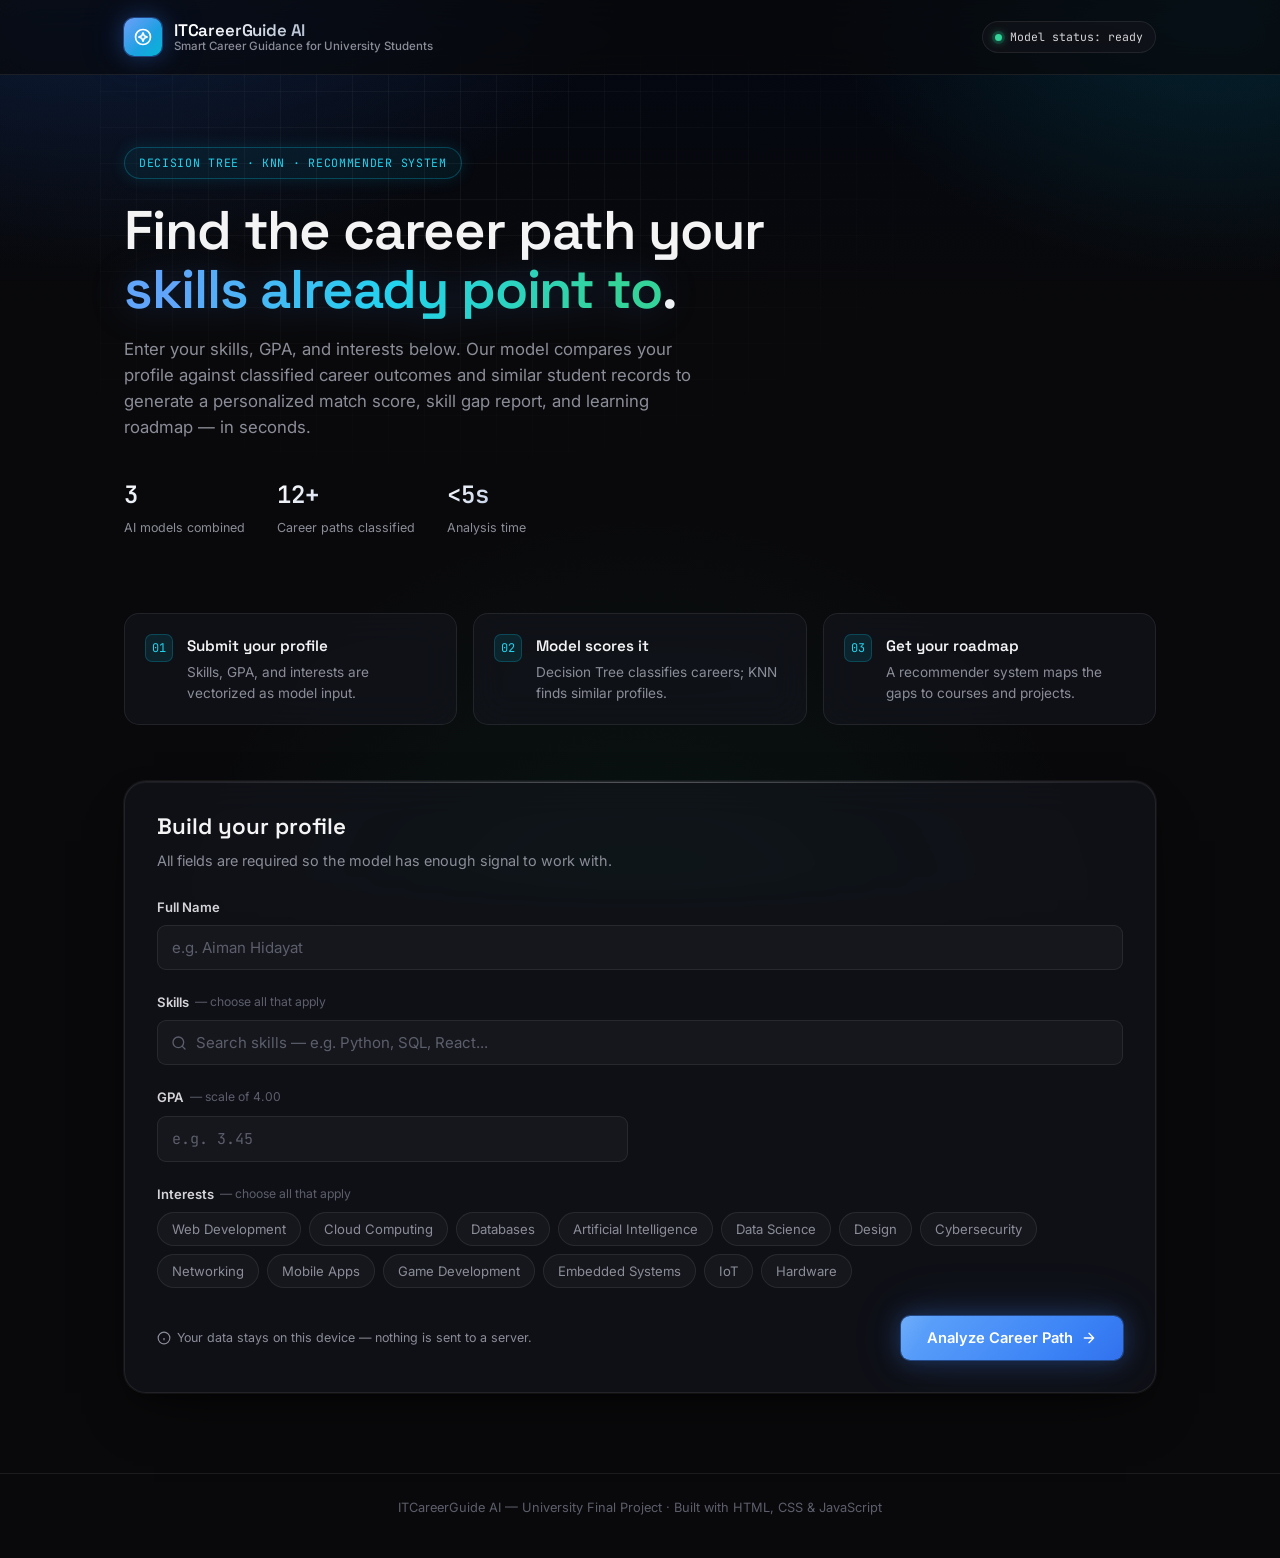
<file: index.html>
<!DOCTYPE html>
<html lang="en">
  <head>
    <meta charset="UTF-8" />
    <meta name="viewport" content="width=device-width, initial-scale=1.0" />
    <title>ITCareerGuide AI — Smart Career Guidance</title>

    <!-- Google Fonts: Space Grotesk (display), Inter (body), JetBrains Mono (data) -->
    <link rel="preconnect" href="https://fonts.googleapis.com" />
    <link
      href="https://fonts.googleapis.com/css2?family=Space+Grotesk:wght@500;600;700&family=Inter:wght@400;500;600&family=JetBrains+Mono:wght@500;600;700&display=swap"
      rel="stylesheet"
    />

    <link rel="stylesheet" href="style.css" />

    <!-- ============================================================
       ALGORITHM MODULES — load order matters!
       data.js must load first (other files use studentProfiles)
       ============================================================ -->
    <script src="data.js"></script>
    <script src="decisionTree.js"></script>
    <script src="knn.js"></script>
    <script src="recommender.js"></script>
  </head>
  <body>
    <!-- ============================================================
       NAVBAR
       ============================================================ -->
    <header class="navbar">
      <div class="navbar__inner">
        <div class="brand">
          <div class="brand__mark">
            <!-- compass / target icon representing career direction -->
            <svg
              viewBox="0 0 24 24"
              fill="none"
              stroke="white"
              stroke-width="2"
              stroke-linecap="round"
              stroke-linejoin="round"
            >
              <circle cx="12" cy="12" r="9"></circle>
              <path
                d="M12 7l1.5 3.5L17 12l-3.5 1.5L12 17l-1.5-3.5L7 12l3.5-1.5L12 7z"
              ></path>
            </svg>
          </div>
          <div class="brand__text">
            <span class="brand__title">ITCareerGuide AI</span>
            <span class="brand__subtitle"
              >Smart Career Guidance for University Students</span
            >
          </div>
        </div>
        <div class="nav__status">
          <span class="status-dot"></span>
          <span class="label-text">Model status: ready</span>
        </div>
      </div>
    </header>

    <main class="shell">
      <!-- ============================================================
         HERO SECTION
         ============================================================ -->
      <section class="hero">
        <span class="hero__eyebrow"
          >Decision Tree · KNN · Recommender System</span
        >
        <h1 class="hero__title">
          Find the career path your <em>skills already point to</em>.
        </h1>
        <p class="hero__lede">
          Enter your skills, GPA, and interests below. Our model compares your
          profile against classified career outcomes and similar student records
          to generate a personalized match score, skill gap report, and learning
          roadmap — in seconds.
        </p>

        <div class="hero__stats">
          <div class="hero__stat">
            <span class="hero__stat-value">3</span>
            <span class="hero__stat-label">AI models combined</span>
          </div>
          <div class="hero__stat">
            <span class="hero__stat-value">12+</span>
            <span class="hero__stat-label">Career paths classified</span>
          </div>
          <div class="hero__stat">
            <span class="hero__stat-value">&lt;5s</span>
            <span class="hero__stat-label">Analysis time</span>
          </div>
        </div>
      </section>

      <!-- ============================================================
         HOW IT WORKS — pipeline strip
         ============================================================ -->
      <section class="process">
        <div class="process__step">
          <div class="process__index">01</div>
          <div>
            <h3>Submit your profile</h3>
            <p>Skills, GPA, and interests are vectorized as model input.</p>
          </div>
        </div>
        <div class="process__step">
          <div class="process__index">02</div>
          <div>
            <h3>Model scores it</h3>
            <p>Decision Tree classifies careers; KNN finds similar profiles.</p>
          </div>
        </div>
        <div class="process__step">
          <div class="process__index">03</div>
          <div>
            <h3>Get your roadmap</h3>
            <p>A recommender system maps the gaps to courses and projects.</p>
          </div>
        </div>
      </section>

      <!-- ============================================================
         INPUT FORM CARD
         ============================================================ -->
      <section class="form-section">
        <div class="panel">
          <div class="panel__header">
            <h2>Build your profile</h2>
            <p>
              All fields are required so the model has enough signal to work
              with.
            </p>
          </div>

          <form id="careerForm" class="form" novalidate>
            <!-- Full Name -->
            <div class="field field--full" data-field="fullName">
              <label for="fullName">Full Name</label>
              <input
                type="text"
                id="fullName"
                name="fullName"
                placeholder="e.g. Aiman Hidayat"
                required
              />
              <span class="field__error">Please enter your full name.</span>
            </div>

            <!-- Skills -->
            <div class="field field--full field--skills combobox" data-field="skills">
              <label for="skillsInput">
                Skills
                <span class="hint" id="skillsCount">— choose all that apply</span>
              </label>

              <!-- Selected skills render here as removable chips -->
              <div class="combobox__chips" id="skillsChips"></div>

              <div class="combobox__input-wrap">
                <svg viewBox="0 0 24 24" fill="none" stroke="currentColor" stroke-width="2" stroke-linecap="round" stroke-linejoin="round"><circle cx="11" cy="11" r="8"></circle><path d="M21 21l-4.35-4.35"></path></svg>
                <input
                  type="text"
                  id="skillsInput"
                  placeholder="Search skills — e.g. Python, SQL, React..."
                  autocomplete="off"
                />
              </div>

              <!-- Dropdown list of checkable skill options, filtered as the user types -->
              <div class="combobox__panel" id="skillsPanel" role="listbox"></div>

              <!-- Hidden input so the selected skills are easy to read on submit -->
              <input type="hidden" id="skills" name="skills" />
              <span class="field__error">Please select at least one skill.</span>
            </div>

            <!-- GPA -->
            <div class="field field--gpa" data-field="gpa">
              <label for="gpa">
                GPA
                <span class="hint">— scale of 4.00</span>
              </label>
              <input
                type="number"
                id="gpa"
                name="gpa"
                placeholder="e.g. 3.45"
                min="0"
                max="4"
                step="0.01"
                required
              />
              <span class="field__error"
                >GPA must be a number between 0.00 and 4.00.</span
              >
            </div>

            <!-- Interests — multi-select pill grid, choose one or more -->
            <div class="field field--full field--interests" data-field="interests">
              <label for="interestTags">
                Interests
                <span class="hint" id="interestsCount">— choose all that apply</span>
              </label>

              <!-- Hidden input keeps the selected interests in the form data on submit -->
              <input type="hidden" id="interests" name="interests" />

              <div class="interest-tags" id="interestTags">
                <button type="button" class="tag-option" data-value="Web Development">Web Development</button>
                <button type="button" class="tag-option" data-value="Cloud Computing">Cloud Computing</button>
                <button type="button" class="tag-option" data-value="Databases">Databases</button>
                <button type="button" class="tag-option" data-value="Artificial Intelligence">Artificial Intelligence</button>
                <button type="button" class="tag-option" data-value="Data Science">Data Science</button>
                <button type="button" class="tag-option" data-value="Design">Design</button>
                <button type="button" class="tag-option" data-value="Cybersecurity">Cybersecurity</button>
                <button type="button" class="tag-option" data-value="Networking">Networking</button>
                <button type="button" class="tag-option" data-value="Mobile Apps">Mobile Apps</button>
                <button type="button" class="tag-option" data-value="Game Development">Game Development</button>
                <button type="button" class="tag-option" data-value="Embedded Systems">Embedded Systems</button>
                <button type="button" class="tag-option" data-value="IoT">IoT</button>
                <button type="button" class="tag-option" data-value="Hardware">Hardware</button>
              </div>
              <span class="field__error">Please select at least one interest.</span>
            </div>

            <div class="form__footer">
              <span class="form__note">
                <svg
                  width="14"
                  height="14"
                  viewBox="0 0 24 24"
                  fill="none"
                  stroke="currentColor"
                  stroke-width="2"
                >
                  <circle cx="12" cy="12" r="10"></circle>
                  <path d="M12 16v-4M12 8h.01"></path>
                </svg>
                Your data stays on this device — nothing is sent to a server.
              </span>
              <button type="submit" class="btn btn--primary">
                Analyze Career Path
                <svg
                  viewBox="0 0 24 24"
                  fill="none"
                  stroke="currentColor"
                  stroke-width="2"
                  stroke-linecap="round"
                  stroke-linejoin="round"
                >
                  <path d="M5 12h14M12 5l7 7-7 7"></path>
                </svg>
              </button>
            </div>
          </form>
        </div>
      </section>
    </main>

    <footer class="site-footer">
      ITCareerGuide AI — University Final Project · Built with HTML, CSS &amp;
      JavaScript
    </footer>

    <script>
      /* ============================================================
       INPUT PAGE LOGIC
       - Validates the form (required fields, GPA range)
       - Syncs quick-select tags with the interest dropdown
       - Stores the profile in localStorage and redirects to results.html
       ============================================================ */

      const form = document.getElementById("careerForm");
      const tagButtons = document.querySelectorAll(".tag-option");
      const interestsHidden = document.getElementById("interests");
      const interestsCountEl = document.getElementById("interestsCount");

      // Tracks every interest the student has toggled on (multi-select)
      const selectedInterests = new Set();

      function syncInterestsHidden() {
        interestsHidden.value = JSON.stringify(Array.from(selectedInterests));
        interestsCountEl.textContent =
          selectedInterests.size > 0
            ? `— ${selectedInterests.size} selected`
            : "— choose all that apply";
        interestsCountEl.classList.toggle("count", selectedInterests.size > 0);
      }

      // Clicking an interest pill toggles it on/off — multiple may be selected
      tagButtons.forEach((btn) => {
        btn.addEventListener("click", () => {
          const value = btn.dataset.value;
          if (selectedInterests.has(value)) {
            selectedInterests.delete(value);
            btn.classList.remove("selected");
          } else {
            selectedInterests.add(value);
            btn.classList.add("selected");
          }
          syncInterestsHidden();
          clearFieldError("interests");
        });
      });

      function setFieldError(fieldName, hasError) {
        const fieldEl = document.querySelector(`[data-field="${fieldName}"]`);
        if (fieldEl) fieldEl.classList.toggle("invalid", hasError);
      }

      function clearFieldError(fieldName) {
        setFieldError(fieldName, false);
      }

      // ============================================================
      // SKILLS — searchable multi-select combobox
      // ============================================================
      const SKILLS_LIST = [
        "C", "C#", "C++", "Assembly", "Embedded C", "Arduino", "RTOS",
        "Unity", "Unreal", "Python", "Java", "JavaScript", "Node.js",
        "Flutter", "HTML", "CSS", "React", "Figma", "SQL", "MongoDB",
        "Git", "Linux", "Networking", "Cybersecurity", "Machine Learning",
        "TensorFlow", "Data Analysis",
      ];

      const skillsInput = document.getElementById("skillsInput");
      const skillsPanel = document.getElementById("skillsPanel");
      const skillsChips = document.getElementById("skillsChips");
      const skillsHidden = document.getElementById("skills");
      const skillsCountEl = document.getElementById("skillsCount");

      // Tracks every skill the student has selected (multi-select)
      const selectedSkills = new Set();

      const checkIconSvg =
        '<svg viewBox="0 0 24 24" fill="none" stroke="currentColor" stroke-width="3" stroke-linecap="round" stroke-linejoin="round"><polyline points="20 6 9 17 4 12"></polyline></svg>';

      function renderSkillsPanel(filterText = "") {
        const query = filterText.trim().toLowerCase();
        const matches = SKILLS_LIST.filter((skill) =>
          skill.toLowerCase().includes(query)
        );

        if (matches.length === 0) {
          skillsPanel.innerHTML = '<div class="combobox__empty">No matching skills</div>';
          return;
        }

        skillsPanel.innerHTML = matches
          .map((skill) => {
            const isSelected = selectedSkills.has(skill);
            return `
              <div class="combobox__option ${isSelected ? "selected" : ""}" data-value="${skill}" role="option">
                <span class="combobox__option-check">${isSelected ? checkIconSvg : ""}</span>
                <span>${skill}</span>
              </div>
            `;
          })
          .join("");
      }

      function renderSkillsChips() {
        skillsChips.innerHTML = Array.from(selectedSkills)
          .map(
            (skill) => `
              <span class="skill-chip" data-value="${skill}">
                ${skill}
                <button type="button" class="skill-chip__remove" data-remove="${skill}" aria-label="Remove ${skill}">✕</button>
              </span>
            `
          )
          .join("");

        skillsHidden.value = JSON.stringify(Array.from(selectedSkills));
        skillsCountEl.textContent =
          selectedSkills.size > 0
            ? `— ${selectedSkills.size} selected`
            : "— choose all that apply";
        skillsCountEl.classList.toggle("count", selectedSkills.size > 0);
      }

      function toggleSkill(skill) {
        if (selectedSkills.has(skill)) {
          selectedSkills.delete(skill);
        } else {
          selectedSkills.add(skill);
        }
        renderSkillsChips();
        renderSkillsPanel(skillsInput.value);
        clearFieldError("skills");
      }

      function openSkillsPanel() {
        renderSkillsPanel(skillsInput.value);
        skillsPanel.classList.add("open");
      }

      function closeSkillsPanel() {
        skillsPanel.classList.remove("open");
      }

      skillsInput.addEventListener("focus", openSkillsPanel);
      skillsInput.addEventListener("input", () => {
        openSkillsPanel();
      });

      // Clicking an option in the dropdown toggles that skill
      skillsPanel.addEventListener("click", (event) => {
        const option = event.target.closest(".combobox__option");
        if (!option) return;
        toggleSkill(option.dataset.value);
        skillsInput.focus();
      });

      // Clicking the ✕ on a chip removes that skill
      skillsChips.addEventListener("click", (event) => {
        const removeBtn = event.target.closest("[data-remove]");
        if (!removeBtn) return;
        toggleSkill(removeBtn.dataset.remove);
      });

      // Close the dropdown when clicking anywhere outside the combobox
      document.addEventListener("click", (event) => {
        if (!event.target.closest(".field--skills")) {
          closeSkillsPanel();
        }
      });

      // Validate all fields; returns true if the form is valid
      function validateForm(data) {
        let isValid = true;

        if (!data.fullName.trim()) {
          setFieldError("fullName", true);
          isValid = false;
        } else {
          setFieldError("fullName", false);
        }

        if (selectedSkills.size === 0) {
          setFieldError("skills", true);
          isValid = false;
        } else {
          setFieldError("skills", false);
        }

        const gpaValue = parseFloat(data.gpa);
        if (isNaN(gpaValue) || gpaValue < 0 || gpaValue > 4) {
          setFieldError("gpa", true);
          isValid = false;
        } else {
          setFieldError("gpa", false);
        }

        if (selectedInterests.size === 0) {
          setFieldError("interests", true);
          isValid = false;
        } else {
          setFieldError("interests", false);
        }

        return isValid;
      }

      // Converts a skill label like "Node.js" into the lowercase,
      // punctuation-free form used inside data.js ("nodejs")
      function normalizeSkill(skill) {
        return skill.toLowerCase().replace(/\./g, "").trim();
      }

      form.addEventListener("submit", (event) => {
        event.preventDefault();

        const formData = {
          fullName: form.fullName.value,
          gpa: form.gpa.value,
        };

        if (!validateForm(formData)) {
          return; // stop here — errors are shown inline
        }

        const skillsDisplay = Array.from(selectedSkills);     // e.g. ["Python", "SQL"]
        const interestsDisplay = Array.from(selectedInterests); // e.g. ["Web Development"]

        // Persist the structured profile so results.html can run
        // KNN, Decision Tree and the Recommender on it. Both a
        // "display" version (original casing, for the summary card)
        // and a normalized version (lowercase, for the algorithms)
        // are stored.
        sessionStorage.setItem(
          "careerMentorProfile",
          JSON.stringify({
            fullName: formData.fullName.trim(),
            gpa: parseFloat(formData.gpa),
            skillsDisplay: skillsDisplay,
            skills: skillsDisplay.map(normalizeSkill),
            interestsDisplay: interestsDisplay,
            interests: interestsDisplay.map((s) => s.toLowerCase()),
          })
        );

        window.location.href = "results.html";
      });
    </script>
  </body>
</html>
</file>
<file: style.css>
/* ============================================================
   ITCAREERGUIDE AI — STYLESHEET (Premium Dark Mode Edition)
   ------------------------------------------------------------
   Design direction: obsidian/slate dark base, electric-blue +
   cyber-cyan + emerald accent system, Linear-style moderate
   glassmorphism, glow-driven micro-interactions, single-track
   gradient progress bars, dot-grid texture confined to hero.

   Type roles unchanged:
   - Display: Space Grotesk  (headings)
   - Body:    Inter          (UI text)
   - Mono:    JetBrains Mono (data/readouts)
   ============================================================ */

/* ---------- 1. Design tokens ---------- */
:root {
  /* ---- Core surfaces (obsidian scale) ---- */
  --bg: #09090b;
  /* base page background */
  --bg-deep: #030712;
  /* deepest layer, used in gradients */
  --surface-1: #0f1117;
  /* card surface, slightly lifted */
  --surface-2: #15171f;
  /* nested / hovered surface */
  --surface-glass: rgba(20, 22, 30, 0.6);
  /* glass panel fill */

  /* ---- Borders ---- */
  --border-hairline: rgba(255, 255, 255, 0.08);
  --border-hairline-strong: rgba(255, 255, 255, 0.14);
  --border-glow: rgba(59, 130, 246, 0.5);

  /* ---- Text ---- */
  --ink: #f4f4f5;
  /* primary text, near-white */
  --ink-soft: #d4d4d8;
  /* secondary text */
  --muted: #8b8d98;
  /* captions, helper text */
  --muted-dim: #5c5e6b;
  /* faintest text, placeholders */

  /* ---- Accent system ---- */
  --primary: #3b82f6;
  /* electric blue */
  --primary-bright: #60a5fa;
  --primary-dark: #1d4ed8;
  --accent: #06b6d4;
  /* cyber-cyan */
  --accent-bright: #22d3ee;
  --success: #10b981;
  /* emerald — high match */
  --success-bright: #34d399;
  --warning: #f59e0b;
  /* amber — mid match */
  --danger: #f43f5e;

  /* ---- Glow tokens ---- */
  --glow-primary: 0 0 0 1px rgba(59, 130, 246, 0.4),
    0 0 24px rgba(59, 130, 246, 0.35), 0 0 60px rgba(59, 130, 246, 0.12);
  --glow-accent: 0 0 0 1px rgba(6, 182, 212, 0.4),
    0 0 24px rgba(6, 182, 212, 0.3);
  --glow-success: 0 0 0 1px rgba(16, 185, 129, 0.4),
    0 0 24px rgba(16, 185, 129, 0.3);
  --glow-soft: 0 0 0 1px rgba(255, 255, 255, 0.06),
    0 8px 30px rgba(0, 0, 0, 0.5);

  /* ---- Type ---- */
  --font-display: "Space Grotesk", sans-serif;
  --font-body: "Inter", sans-serif;
  --font-mono: "JetBrains Mono", monospace;

  /* ---- Layout ---- */
  --radius-sm: 9px;
  --radius-md: 15px;
  --radius-lg: 22px;
  --max-width: 1080px;

  /* ---- Shadows (multi-layer depth) ---- */
  --shadow-card: 0 1px 0 rgba(255, 255, 255, 0.04) inset,
    0 0 0 1px rgba(255, 255, 255, 0.05), 0 10px 30px -10px rgba(0, 0, 0, 0.6),
    0 30px 60px -30px rgba(0, 0, 0, 0.55);
  --shadow-card-hover: 0 1px 0 rgba(255, 255, 255, 0.06) inset,
    0 0 0 1px rgba(255, 255, 255, 0.08), 0 16px 40px -12px rgba(0, 0, 0, 0.7),
    0 0 40px -8px rgba(59, 130, 246, 0.25);

  --blur-glass: blur(18px) saturate(140%);
}

/* ---------- 2. Reset ---------- */
* {
  margin: 0;
  padding: 0;
  box-sizing: border-box;
}

html {
  scroll-behavior: smooth;
}

body {
  font-family: var(--font-body);
  background: var(--bg);
  color: var(--ink);
  line-height: 1.55;
  min-height: 100vh;
  -webkit-font-smoothing: antialiased;
  position: relative;
  overflow-x: hidden;
}

/* Layered mesh-gradient wash sitting beneath everything.
     Fixed so it reads as ambient atmosphere, not a scrolling image. */
body::before {
  content: "";
  position: fixed;
  inset: 0;
  z-index: -2;
  background: radial-gradient(ellipse 900px 600px at 8% -10%,
      rgba(59, 130, 246, 0.22),
      transparent 60%),
    radial-gradient(ellipse 700px 500px at 95% 0%,
      rgba(6, 182, 212, 0.16),
      transparent 55%),
    radial-gradient(ellipse 800px 800px at 50% 110%,
      rgba(16, 185, 129, 0.08),
      transparent 60%),
    linear-gradient(180deg, var(--bg-deep) 0%, var(--bg) 35%, var(--bg) 100%);
  pointer-events: none;
}

img,
svg {
  display: block;
  max-width: 100%;
}

a {
  color: inherit;
  text-decoration: none;
}

button {
  font-family: inherit;
  cursor: pointer;
}

/* Visible keyboard focus everywhere — accessibility floor */
a:focus-visible,
button:focus-visible,
input:focus-visible,
select:focus-visible,
textarea:focus-visible {
  outline: 2px solid var(--primary-bright);
  outline-offset: 3px;
  border-radius: 4px;
}

@media (prefers-reduced-motion: reduce) {

  *,
  *::before,
  *::after {
    animation-duration: 0.001ms !important;
    animation-iteration-count: 1 !important;
    transition-duration: 0.001ms !important;
    scroll-behavior: auto !important;
  }
}

/* ---------- 3. Layout shell ---------- */
.shell {
  max-width: var(--max-width);
  margin: 0 auto;
  padding: 0 24px;
  position: relative;
  z-index: 1;
}

/* ---------- 4. Navbar ---------- */
.navbar {
  position: sticky;
  top: 0;
  z-index: 50;
  background: rgba(9, 9, 11, 0.72);
  backdrop-filter: var(--blur-glass);
  -webkit-backdrop-filter: var(--blur-glass);
  border-bottom: 1px solid var(--border-hairline);
}

.navbar__inner {
  max-width: var(--max-width);
  margin: 0 auto;
  padding: 18px 24px;
  display: flex;
  align-items: center;
  justify-content: space-between;
  gap: 16px;
}

.brand {
  display: flex;
  align-items: center;
  gap: 12px;
}

.brand__mark {
  width: 38px;
  height: 38px;
  border-radius: 10px;
  background: linear-gradient(135deg, var(--primary), var(--accent));
  display: flex;
  align-items: center;
  justify-content: center;
  flex-shrink: 0;
  box-shadow: var(--glow-primary);
  position: relative;
}

.brand__mark::after {
  content: "";
  position: absolute;
  inset: 0;
  border-radius: 10px;
  background: linear-gradient(135deg,
      rgba(255, 255, 255, 0.25),
      transparent 60%);
}

.brand__mark svg {
  width: 20px;
  height: 20px;
  position: relative;
  z-index: 1;
}

.brand__text {
  display: flex;
  flex-direction: column;
  line-height: 1.15;
}

.brand__title {
  font-family: var(--font-display);
  font-weight: 600;
  font-size: 1.05rem;
  letter-spacing: -0.01em;
  /* metallic text-clip gradient */
  background: linear-gradient(135deg, #ffffff 10%, #b9c4d6 50%, #7d93b8 90%);
  -webkit-background-clip: text;
  background-clip: text;
  -webkit-text-fill-color: transparent;
  color: transparent;
}

.brand__subtitle {
  font-size: 0.72rem;
  color: var(--muted);
  font-weight: 500;
}

.nav__status {
  display: flex;
  align-items: center;
  gap: 8px;
  font-family: var(--font-mono);
  font-size: 0.72rem;
  color: var(--ink-soft);
  background: var(--surface-glass);
  backdrop-filter: var(--blur-glass);
  -webkit-backdrop-filter: var(--blur-glass);
  border: 1px solid var(--border-hairline);
  padding: 6px 12px;
  border-radius: 999px;
}

.status-dot {
  width: 7px;
  height: 7px;
  border-radius: 50%;
  background: var(--success-bright);
  box-shadow: 0 0 0 3px rgba(16, 185, 129, 0.2),
    0 0 10px rgba(52, 211, 153, 0.8);
  animation: pulse-dot 2.4s ease-in-out infinite;
}

@keyframes pulse-dot {

  0%,
  100% {
    opacity: 1;
  }

  50% {
    opacity: 0.5;
  }
}

/* ---------- 5. Hero ---------- */
.hero {
  padding: 72px 0 40px;
  position: relative;
}

/* Dot-matrix / micro-grid texture — confined to the hero only */
.hero::before {
  content: "";
  position: absolute;
  top: -20px;
  left: -24px;
  right: -24px;
  height: calc(100% + 60px);
  z-index: -1;
  background-image: linear-gradient(rgba(255, 255, 255, 0.05) 1px,
      transparent 1px),
    linear-gradient(90deg, rgba(255, 255, 255, 0.05) 1px, transparent 1px);
  background-size: 36px 36px;
  -webkit-mask-image: radial-gradient(ellipse 70% 80% at 30% 20%,
      black 0%,
      transparent 75%);
  mask-image: radial-gradient(ellipse 70% 80% at 30% 20%,
      black 0%,
      transparent 75%);
  pointer-events: none;
}

.hero__eyebrow {
  display: inline-flex;
  align-items: center;
  gap: 8px;
  font-family: var(--font-mono);
  font-size: 0.72rem;
  letter-spacing: 0.06em;
  text-transform: uppercase;
  color: var(--accent-bright);
  background: rgba(6, 182, 212, 0.08);
  border: 1px solid rgba(6, 182, 212, 0.3);
  padding: 6px 14px;
  border-radius: 999px;
  margin-bottom: 22px;
  box-shadow: 0 0 16px rgba(6, 182, 212, 0.15);
}

.hero__title {
  font-family: var(--font-display);
  font-size: clamp(2.1rem, 4.4vw, 3.4rem);
  font-weight: 600;
  letter-spacing: -0.02em;
  line-height: 1.08;
  max-width: 720px;
  color: var(--ink);
}

.hero__title em {
  font-style: normal;
  /* neon gradient text-clip */
  background: linear-gradient(100deg,
      var(--primary-bright) 10%,
      var(--accent-bright) 50%,
      var(--success-bright) 90%);
  -webkit-background-clip: text;
  background-clip: text;
  -webkit-text-fill-color: transparent;
  color: transparent;
  filter: drop-shadow(0 0 18px rgba(59, 130, 246, 0.25));
}

.hero__lede {
  margin-top: 18px;
  font-size: 1.05rem;
  color: var(--muted);
  max-width: 580px;
}

.hero__stats {
  display: flex;
  gap: 32px;
  margin-top: 36px;
  flex-wrap: wrap;
}

.hero__stat {
  display: flex;
  flex-direction: column;
  gap: 4px;
}

.hero__stat-value {
  font-family: var(--font-mono);
  font-size: 1.5rem;
  font-weight: 600;
  background: linear-gradient(135deg, #ffffff, #9fb4d8);
  -webkit-background-clip: text;
  background-clip: text;
  -webkit-text-fill-color: transparent;
  color: transparent;
}

.hero__stat-label {
  font-size: 0.78rem;
  color: var(--muted);
}

/* ---------- 6. How it works strip ---------- */
.process {
  display: grid;
  grid-template-columns: repeat(3, 1fr);
  gap: 16px;
  margin: 36px 0 56px;
}

.process__step {
  background: var(--surface-glass);
  backdrop-filter: var(--blur-glass);
  -webkit-backdrop-filter: var(--blur-glass);
  border: 1px solid var(--border-hairline);
  border-radius: var(--radius-md);
  padding: 20px;
  display: flex;
  gap: 14px;
  align-items: flex-start;
  transition: box-shadow 0.3s ease, transform 0.3s ease, border-color 0.3s ease;
}

.process__step:hover {
  box-shadow: var(--shadow-card-hover);
  transform: translateY(-3px);
  border-color: var(--border-hairline-strong);
}

.process__index {
  font-family: var(--font-mono);
  font-size: 0.75rem;
  color: var(--accent-bright);
  background: rgba(6, 182, 212, 0.12);
  border: 1px solid rgba(6, 182, 212, 0.25);
  border-radius: 7px;
  width: 28px;
  height: 28px;
  flex-shrink: 0;
  display: flex;
  align-items: center;
  justify-content: center;
}

.process__step h3 {
  font-family: var(--font-display);
  font-size: 0.95rem;
  font-weight: 600;
  margin-bottom: 4px;
  color: var(--ink);
}

.process__step p {
  font-size: 0.85rem;
  color: var(--muted);
}

/* ---------- 7. Form card ---------- */
.form-section {
  padding-bottom: 80px;
}

.panel {
  background: var(--surface-glass);
  backdrop-filter: var(--blur-glass);
  -webkit-backdrop-filter: var(--blur-glass);
  border: 1px solid var(--border-hairline);
  border-radius: var(--radius-lg);
  box-shadow: var(--shadow-card);
  overflow: hidden;
  position: relative;
}

/* Faint top edge highlight to sell the "glass pane" illusion */
.panel::before {
  content: "";
  position: absolute;
  top: 0;
  left: 0;
  right: 0;
  height: 1px;
  background: linear-gradient(90deg,
      transparent,
      rgba(255, 255, 255, 0.25),
      transparent);
}

.panel__header {
  padding: 28px 32px 0;
}

.panel__header h2 {
  font-family: var(--font-display);
  font-size: 1.4rem;
  font-weight: 600;
  color: var(--ink);
}

.panel__header p {
  color: var(--muted);
  font-size: 0.9rem;
  margin-top: 6px;
}

.form {
  padding: 24px 32px 32px;
  display: grid;
  grid-template-columns: 1fr 1fr;
  gap: 22px 24px;
}

.field {
  display: flex;
  flex-direction: column;
  gap: 8px;
}

.field--full {
  grid-column: 1 / -1;
}

.field label {
  font-size: 0.82rem;
  font-weight: 600;
  color: var(--ink-soft);
  display: flex;
  align-items: center;
  gap: 6px;
}

.field label .hint {
  font-weight: 400;
  color: var(--muted-dim);
  font-size: 0.76rem;
}

.field input,
.field select,
.field textarea {
  width: 100%;
  font-family: var(--font-body);
  font-size: 0.94rem;
  padding: 12px 14px;
  border: 1.5px solid var(--border-hairline);
  border-radius: var(--radius-sm);
  background: rgba(255, 255, 255, 0.03);
  color: var(--ink);
  transition: border-color 0.25s ease, box-shadow 0.25s ease,
    background 0.25s ease;
}

.field input::placeholder,
.field textarea::placeholder {
  color: var(--muted-dim);
}

.field select {
  /* Dark-mode-friendly custom chevron so native arrow doesn't clash */
  appearance: none;
  background-image: url("data:image/svg+xml;utf8,<svg xmlns='http://www.w3.org/2000/svg' width='14' height='14' viewBox='0 0 24 24' fill='none' stroke='%238b8d98' stroke-width='2' stroke-linecap='round' stroke-linejoin='round'><polyline points='6 9 12 15 18 9'></polyline></svg>");
  background-repeat: no-repeat;
  background-position: right 14px center;
  padding-right: 38px;
}

.field select option {
  background: var(--surface-1);
  color: var(--ink);
}

.field input:hover,
.field select:hover,
.field textarea:hover {
  border-color: var(--border-hairline-strong);
}

.field input:focus,
.field select:focus,
.field textarea:focus {
  border-color: var(--primary);
  background: rgba(59, 130, 246, 0.05);
  box-shadow: var(--glow-primary);
  outline: none;
}

.field textarea {
  resize: vertical;
  min-height: 76px;
  font-family: var(--font-mono);
  font-size: 0.86rem;
}

.field--gpa input {
  font-family: var(--font-mono);
}

.field__error {
  font-size: 0.76rem;
  color: var(--danger);
  min-height: 16px;
  display: none;
}

.field.invalid input,
.field.invalid textarea {
  border-color: var(--danger);
  box-shadow: 0 0 0 1px rgba(244, 63, 94, 0.4), 0 0 20px rgba(244, 63, 94, 0.2);
}

.field.invalid .field__error {
  display: block;
}

/* ============================================================
   SKILLS — searchable multi-select combobox
   Replaces the old free-text textarea. A type-to-filter input
   opens a glass dropdown list of checkable skills; chosen skills
   render as removable chips above the input, reusing the same
   chip language as the interest tags for visual consistency.
   ============================================================ */
.combobox {
  position: relative;
}

.combobox__chips {
  display: flex;
  flex-wrap: wrap;
  gap: 6px;
  margin-bottom: 8px;
}

.combobox__chips:empty {
  display: none;
}

.skill-chip {
  display: inline-flex;
  align-items: center;
  gap: 6px;
  font-size: 0.78rem;
  font-weight: 500;
  padding: 6px 8px 6px 12px;
  border-radius: 999px;
  background: linear-gradient(135deg, var(--primary), var(--primary-dark));
  border: 1px solid var(--primary-bright);
  color: #fff;
  box-shadow: var(--glow-primary);
}

.skill-chip__remove {
  display: flex;
  align-items: center;
  justify-content: center;
  width: 16px;
  height: 16px;
  border-radius: 50%;
  background: rgba(255, 255, 255, 0.18);
  border: none;
  color: #fff;
  font-size: 0.7rem;
  line-height: 1;
  padding: 0;
  cursor: pointer;
  transition: background 0.15s ease;
}

.skill-chip__remove:hover {
  background: rgba(255, 255, 255, 0.32);
}

.combobox__input-wrap {
  position: relative;
}

.combobox__input-wrap svg {
  position: absolute;
  left: 14px;
  top: 50%;
  transform: translateY(-50%);
  width: 16px;
  height: 16px;
  color: var(--muted-dim);
  pointer-events: none;
}

.combobox input[type="text"] {
  padding-left: 38px;
}

.combobox__panel {
  position: absolute;
  top: calc(100% + 6px);
  left: 0;
  right: 0;
  z-index: 30;
  max-height: 248px;
  overflow-y: auto;
  background: var(--surface-1);
  backdrop-filter: var(--blur-glass);
  -webkit-backdrop-filter: var(--blur-glass);
  border: 1px solid var(--border-hairline-strong);
  border-radius: var(--radius-sm);
  box-shadow: var(--shadow-card-hover);
  padding: 6px;
  display: none;
}

.combobox__panel.open {
  display: block;
}

.combobox__option {
  display: flex;
  align-items: center;
  gap: 10px;
  padding: 9px 10px;
  border-radius: 8px;
  font-size: 0.86rem;
  color: var(--ink-soft);
  cursor: pointer;
  transition: background 0.15s ease;
}

.combobox__option:hover,
.combobox__option.highlighted {
  background: rgba(59, 130, 246, 0.1);
}

.combobox__option-check {
  width: 16px;
  height: 16px;
  border-radius: 5px;
  border: 1.5px solid var(--border-hairline-strong);
  flex-shrink: 0;
  display: flex;
  align-items: center;
  justify-content: center;
}

.combobox__option.selected .combobox__option-check {
  background: var(--primary);
  border-color: var(--primary-bright);
}

.combobox__option.selected .combobox__option-check svg {
  width: 11px;
  height: 11px;
  color: #fff;
}

.combobox__option.selected {
  color: var(--ink);
}

.combobox__empty {
  padding: 14px 10px;
  font-size: 0.82rem;
  color: var(--muted);
  text-align: center;
}

.field--skills .hint.count,
.field--interests .hint.count {
  color: var(--accent-bright);
  font-weight: 600;
}

.interest-tags {
  display: flex;
  flex-wrap: wrap;
  gap: 8px;
  grid-column: 1 / -1;
}

.tag-option {
  font-size: 0.82rem;
  padding: 8px 14px;
  border-radius: 999px;
  border: 1.5px solid var(--border-hairline);
  background: rgba(255, 255, 255, 0.03);
  color: var(--muted);
  transition: all 0.25s ease;
}

.tag-option:hover {
  border-color: var(--accent);
  color: var(--ink);
  background: rgba(6, 182, 212, 0.08);
  box-shadow: var(--glow-accent);
  transform: translateY(-1px);
}

.tag-option.selected {
  background: linear-gradient(135deg, var(--primary), var(--primary-dark));
  border-color: var(--primary-bright);
  color: #fff;
  box-shadow: var(--glow-primary);
}

.form__footer {
  grid-column: 1 / -1;
  display: flex;
  align-items: center;
  justify-content: space-between;
  gap: 16px;
  margin-top: 6px;
  flex-wrap: wrap;
}

.form__note {
  font-size: 0.78rem;
  color: var(--muted);
  display: flex;
  align-items: center;
  gap: 6px;
}

/* ---------- 8. Buttons ---------- */
.btn {
  font-family: var(--font-body);
  font-weight: 600;
  font-size: 0.92rem;
  padding: 13px 26px;
  border-radius: var(--radius-sm);
  border: none;
  display: inline-flex;
  align-items: center;
  gap: 8px;
  position: relative;
  transition: transform 0.2s ease, box-shadow 0.3s ease,
    background-position 0.5s ease;
  isolation: isolate;
  overflow: hidden;
}

.btn--primary {
  background: linear-gradient(135deg,
      var(--primary-bright) 0%,
      var(--primary) 45%,
      var(--primary-dark) 100%);
  background-size: 160% 160%;
  background-position: 0% 0%;
  color: #fff;
  box-shadow: var(--glow-primary);
}

/* Metallic sheen sweep across the button on hover */
.btn--primary::before {
  content: "";
  position: absolute;
  inset: 0;
  background: linear-gradient(120deg,
      transparent 30%,
      rgba(255, 255, 255, 0.35) 50%,
      transparent 70%);
  background-size: 250% 250%;
  background-position: 120% 0%;
  transition: background-position 0.6s ease;
  z-index: -1;
}

.btn--primary:hover {
  background-position: 100% 100%;
  transform: translateY(-2px);
  box-shadow: 0 0 0 1px rgba(96, 165, 250, 0.6),
    0 0 32px rgba(59, 130, 246, 0.55), 0 0 70px rgba(59, 130, 246, 0.2);
}

.btn--primary:hover::before {
  background-position: -20% 0%;
}

.btn--primary:active {
  transform: translateY(0);
}

.btn--ghost {
  background: rgba(255, 255, 255, 0.03);
  color: var(--ink);
  border: 1.5px solid var(--border-hairline);
}

.btn--ghost:hover {
  border-color: var(--accent);
  color: var(--accent-bright);
  background: rgba(6, 182, 212, 0.06);
  box-shadow: var(--glow-accent);
}

.btn svg {
  width: 16px;
  height: 16px;
}

/* ---------- 9. Footer ---------- */
.site-footer {
  border-top: 1px solid var(--border-hairline);
  padding: 24px 0 40px;
  text-align: center;
  color: var(--muted-dim);
  font-size: 0.8rem;
}

/* ============================================================
     RESULTS PAGE
     ============================================================ */

.report-header {
  padding: 36px 0 8px;
  position: relative;
}

.report-header::before {
  content: "";
  position: absolute;
  top: -16px;
  left: -24px;
  right: -24px;
  height: 160px;
  z-index: -1;
  background-image: linear-gradient(rgba(255, 255, 255, 0.04) 1px,
      transparent 1px),
    linear-gradient(90deg, rgba(255, 255, 255, 0.04) 1px, transparent 1px);
  background-size: 36px 36px;
  -webkit-mask-image: linear-gradient(to bottom, black, transparent);
  mask-image: linear-gradient(to bottom, black, transparent);
  pointer-events: none;
}

.report-header__top {
  display: flex;
  justify-content: space-between;
  align-items: flex-start;
  gap: 20px;
  flex-wrap: wrap;
}

.report-header h1 {
  font-family: var(--font-display);
  font-size: clamp(1.6rem, 3vw, 2.2rem);
  font-weight: 600;
  letter-spacing: -0.01em;
  background: linear-gradient(120deg, #ffffff 20%, #aebdd6 60%, #7d93b8 100%);
  -webkit-background-clip: text;
  background-clip: text;
  -webkit-text-fill-color: transparent;
  color: transparent;
}

.report-header .timestamp {
  font-family: var(--font-mono);
  font-size: 0.78rem;
  color: var(--muted);
  margin-top: 6px;
}

/* Summary card */
.summary-card {
  background: var(--surface-glass);
  backdrop-filter: var(--blur-glass);
  -webkit-backdrop-filter: var(--blur-glass);
  border: 1px solid var(--border-hairline);
  border-radius: var(--radius-lg);
  box-shadow: var(--shadow-card);
  padding: 26px 30px;
  margin: 22px 0 36px;
  display: grid;
  grid-template-columns: auto 1fr auto;
  gap: 28px;
  align-items: center;
  position: relative;
}

.summary-card::before {
  content: "";
  position: absolute;
  top: 0;
  left: 0;
  right: 0;
  height: 1px;
  background: linear-gradient(90deg,
      transparent,
      rgba(255, 255, 255, 0.2),
      transparent);
}

.summary-card__avatar {
  width: 56px;
  height: 56px;
  border-radius: 14px;
  background: linear-gradient(135deg, var(--primary), var(--accent));
  display: flex;
  align-items: center;
  justify-content: center;
  color: #fff;
  font-family: var(--font-display);
  font-weight: 600;
  font-size: 1.3rem;
  box-shadow: var(--glow-primary);
  position: relative;
}

.summary-card__avatar::after {
  content: "";
  position: absolute;
  inset: 0;
  border-radius: 14px;
  background: linear-gradient(135deg,
      rgba(255, 255, 255, 0.3),
      transparent 60%);
}

.summary-card__fields {
  display: grid;
  grid-template-columns: repeat(3, 1fr);
  gap: 18px;
}

.summary-field__label {
  font-size: 0.72rem;
  text-transform: uppercase;
  letter-spacing: 0.05em;
  color: var(--muted-dim);
  margin-bottom: 4px;
}

.summary-field__value {
  font-size: 0.95rem;
  font-weight: 600;
  color: var(--ink);
}

.summary-field__value.mono {
  font-family: var(--font-mono);
  color: var(--ink-soft);
}

.summary-card__gpa {
  text-align: center;
  border-left: 1px solid var(--border-hairline);
  padding-left: 28px;
}

.gpa-ring-label {
  font-size: 0.72rem;
  color: var(--muted-dim);
  text-transform: uppercase;
  letter-spacing: 0.05em;
}

.gpa-ring-value {
  font-family: var(--font-mono);
  font-size: 1.8rem;
  font-weight: 700;
  background: linear-gradient(135deg,
      var(--primary-bright),
      var(--accent-bright));
  -webkit-background-clip: text;
  background-clip: text;
  -webkit-text-fill-color: transparent;
  color: transparent;
  filter: drop-shadow(0 0 14px rgba(59, 130, 246, 0.3));
}

/* Section scaffolding */
.section {
  margin-bottom: 52px;
}

.section__head {
  display: flex;
  align-items: baseline;
  justify-content: space-between;
  margin-bottom: 18px;
  gap: 12px;
  flex-wrap: wrap;
}

.section__head h2 {
  font-family: var(--font-display);
  font-size: 1.3rem;
  font-weight: 600;
  display: flex;
  align-items: center;
  gap: 10px;
  color: var(--ink);
}

.section__head .section__index {
  font-family: var(--font-mono);
  font-size: 0.8rem;
  color: var(--accent-bright);
}

.section__head p {
  color: var(--muted);
  font-size: 0.86rem;
}

/* Career match — single glowing gradient progress track
     (replaces the old segmented signal-bar look; same class
     names/markup, restyled to render as one continuous track) */
.match-list {
  background: var(--surface-glass);
  backdrop-filter: var(--blur-glass);
  -webkit-backdrop-filter: var(--blur-glass);
  border: 1px solid var(--border-hairline);
  border-radius: var(--radius-lg);
  box-shadow: var(--shadow-card);
  padding: 8px;
}

/* ============================================================
   TOP MATCH HERO — emphasizes the #1 career result clearly,
   separate from the ranked list, so it can never get visually
   lost among near-identical percentages (10+ careers means even
   a clear winner often scores in the 30s).
   ============================================================ */
.top-match {
  display: flex;
  align-items: center;
  justify-content: space-between;
  gap: 24px;
  background: linear-gradient(135deg,
      rgba(16, 185, 129, 0.14),
      rgba(6, 182, 212, 0.08));
  border: 1.5px solid rgba(16, 185, 129, 0.35);
  border-radius: var(--radius-lg);
  padding: 24px 28px;
  margin-bottom: 18px;
  box-shadow: 0 0 0 1px rgba(16, 185, 129, 0.08) inset,
    0 8px 30px rgba(16, 185, 129, 0.12);
}

.top-match__left {
  display: flex;
  flex-direction: column;
  gap: 6px;
}

.top-match__eyebrow {
  font-family: var(--font-mono);
  font-size: 0.72rem;
  font-weight: 700;
  letter-spacing: 0.04em;
  color: var(--success-bright);
  text-transform: uppercase;
}

.top-match__career {
  font-family: var(--font-display);
  font-size: 1.6rem;
  font-weight: 700;
  color: var(--ink);
  margin: 0;
}

.top-match__agreement {
  font-size: 0.82rem;
  color: var(--muted);
}

.top-match__agreement--agree strong,
.top-match__agreement--agree {
  color: var(--success-bright);
}

.top-match__agreement--disagree strong {
  color: var(--warning);
}

.top-match__score-ring {
  display: flex;
  align-items: center;
  justify-content: center;
  flex-shrink: 0;
  width: 96px;
  height: 96px;
  border-radius: 50%;
  background: var(--surface-1);
  border: 3px solid var(--success);
  box-shadow: 0 0 24px rgba(16, 185, 129, 0.45);
}

.top-match__score-value {
  font-family: var(--font-mono);
  font-size: 1.9rem;
  font-weight: 700;
  color: var(--success-bright);
}

.top-match__score-unit {
  font-family: var(--font-mono);
  font-size: 1rem;
  color: var(--success-bright);
  margin-left: 2px;
}

/* Highlights the winning row inside the ranked list too,
   so the #1 result stands out even when scrolling past the hero */
.match-row--top {
  background: rgba(16, 185, 129, 0.06);
  border-radius: var(--radius-md);
}

.match-row__crown {
  font-size: 0.85rem;
}

.match-row {
  display: grid;
  grid-template-columns: 200px 1fr 90px;
  align-items: center;
  gap: 20px;
  padding: 18px 22px;
  border-radius: var(--radius-md);
  transition: background 0.25s ease;
}

.match-row:hover {
  background: rgba(255, 255, 255, 0.03);
}

.match-row+.match-row {
  border-top: 1px solid var(--border-hairline);
}

.match-row__title {
  display: flex;
  flex-direction: column;
  gap: 3px;
}

.match-row__title strong {
  font-family: var(--font-display);
  font-size: 0.98rem;
  font-weight: 600;
  color: var(--ink);
}

.match-row__title span {
  font-size: 0.74rem;
  color: var(--muted);
}

/* .signal becomes the recessed track. The existing JS renders 20
     .signal__bar segments inside it, each holding one .signal__bar-fill
     that animates to width:0% or width:100%. To make those 20 segments
     read as ONE seamless glowing gradient track (not 20 separate glowing
     pills), each fill paints a slice of a single full-track gradient and
     shifts itself left by its own segment index — so colors line up
     perfectly across every segment boundary with zero visible seams. */
.signal {
  display: flex;
  align-items: center;
  gap: 0;
  height: 10px;
  position: relative;
  background: rgba(255, 255, 255, 0.04);
  border: 1px solid var(--border-hairline);
  border-radius: 999px;
  box-shadow: inset 0 2px 6px rgba(0, 0, 0, 0.6);
  /* deep recessed track */
  overflow: hidden;
  padding: 0;
}

.signal__bar {
  flex: 1;
  height: 100%;
  background: transparent;
  border-radius: 0;
  position: relative;
  overflow: visible;
}

.signal__bar-fill {
  position: absolute;
  top: 0;
  bottom: 0;
  left: 0;
  width: 2000% !important;
  /* 20× one segment's width = full track width */
  border-radius: 0;
  opacity: 0;
  transition: opacity 0.9s ease;
}

/* The inline width:100% the JS sets per "on" segment is repurposed
     as a reveal trigger rather than a literal size change */
.signal__bar-fill[style*="100%"] {
  opacity: 1;
}

.signal__bar:nth-child(1) .signal__bar-fill {
  transform: translateX(0%);
}

.signal__bar:nth-child(2) .signal__bar-fill {
  transform: translateX(-100%);
}

.signal__bar:nth-child(3) .signal__bar-fill {
  transform: translateX(-200%);
}

.signal__bar:nth-child(4) .signal__bar-fill {
  transform: translateX(-300%);
}

.signal__bar:nth-child(5) .signal__bar-fill {
  transform: translateX(-400%);
}

.signal__bar:nth-child(6) .signal__bar-fill {
  transform: translateX(-500%);
}

.signal__bar:nth-child(7) .signal__bar-fill {
  transform: translateX(-600%);
}

.signal__bar:nth-child(8) .signal__bar-fill {
  transform: translateX(-700%);
}

.signal__bar:nth-child(9) .signal__bar-fill {
  transform: translateX(-800%);
}

.signal__bar:nth-child(10) .signal__bar-fill {
  transform: translateX(-900%);
}

.signal__bar:nth-child(11) .signal__bar-fill {
  transform: translateX(-1000%);
}

.signal__bar:nth-child(12) .signal__bar-fill {
  transform: translateX(-1100%);
}

.signal__bar:nth-child(13) .signal__bar-fill {
  transform: translateX(-1200%);
}

.signal__bar:nth-child(14) .signal__bar-fill {
  transform: translateX(-1300%);
}

.signal__bar:nth-child(15) .signal__bar-fill {
  transform: translateX(-1400%);
}

.signal__bar:nth-child(16) .signal__bar-fill {
  transform: translateX(-1500%);
}

.signal__bar:nth-child(17) .signal__bar-fill {
  transform: translateX(-1600%);
}

.signal__bar:nth-child(18) .signal__bar-fill {
  transform: translateX(-1700%);
}

.signal__bar:nth-child(19) .signal__bar-fill {
  transform: translateX(-1800%);
}

.signal__bar:nth-child(20) .signal__bar-fill {
  transform: translateX(-1900%);
}

.signal__bar-fill.high {
  background-image: linear-gradient(90deg,
      var(--success),
      var(--success-bright));
  box-shadow: 0 0 12px rgba(16, 185, 129, 0.6), 0 0 28px rgba(52, 211, 153, 0.3);
}

.signal__bar-fill.mid {
  background-image: linear-gradient(90deg,
      var(--primary),
      var(--accent-bright));
  box-shadow: 0 0 12px rgba(59, 130, 246, 0.6), 0 0 28px rgba(6, 182, 212, 0.3);
}

.signal__bar-fill.low {
  background-image: linear-gradient(90deg, #d97706, var(--warning));
  box-shadow: 0 0 12px rgba(245, 158, 11, 0.5),
    0 0 24px rgba(245, 158, 11, 0.25);
}

.match-row__score {
  font-family: var(--font-mono);
  font-size: 1.15rem;
  font-weight: 700;
  text-align: right;
  color: var(--ink);
}

/* Skill gap chart card */
.chart-card {
  background: var(--surface-glass);
  backdrop-filter: var(--blur-glass);
  -webkit-backdrop-filter: var(--blur-glass);
  border: 1px solid var(--border-hairline);
  border-radius: var(--radius-lg);
  box-shadow: var(--shadow-card);
  padding: 26px 28px 18px;
}

.chart-card__toggle {
  display: flex;
  gap: 6px;
  background: rgba(255, 255, 255, 0.03);
  border: 1px solid var(--border-hairline);
  border-radius: 999px;
  padding: 4px;
}

.chart-toggle-btn {
  font-size: 0.78rem;
  font-weight: 600;
  padding: 7px 14px;
  border-radius: 999px;
  border: none;
  background: transparent;
  color: var(--muted);
  transition: all 0.25s ease;
}

.chart-toggle-btn.active {
  background: linear-gradient(135deg, var(--primary), var(--primary-dark));
  color: #fff;
  box-shadow: var(--glow-primary);
}

.chart-wrap {
  position: relative;
  height: 320px;
  margin-top: 10px;
}

.gap-legend {
  display: flex;
  gap: 18px;
  flex-wrap: wrap;
  margin-top: 16px;
  padding-top: 14px;
  border-top: 1px solid var(--border-hairline);
  font-size: 0.78rem;
  color: var(--muted);
}

.gap-legend span {
  display: inline-flex;
  align-items: center;
  gap: 6px;
}

.legend-dot {
  width: 9px;
  height: 9px;
  border-radius: 50%;
  box-shadow: 0 0 8px currentColor;
}

/* Missing skills chips */
.missing-skills {
  display: flex;
  gap: 10px;
  flex-wrap: wrap;
  margin-top: 18px;
}

.missing-chip {
  display: flex;
  align-items: center;
  gap: 8px;
  font-size: 0.84rem;
  font-weight: 500;
  padding: 9px 16px;
  border-radius: 999px;
  background: rgba(245, 158, 11, 0.08);
  border: 1px solid rgba(245, 158, 11, 0.3);
  color: #fbbf24;
  box-shadow: 0 0 14px rgba(245, 158, 11, 0.08);
}

.missing-chip svg {
  width: 14px;
  height: 14px;
  flex-shrink: 0;
}

/* Roadmap timeline */
.roadmap {
  position: relative;
  display: grid;
  grid-template-columns: repeat(4, 1fr);
  gap: 18px;
}

.roadmap::before {
  content: "";
  position: absolute;
  top: 22px;
  left: 0;
  right: 0;
  height: 2px;
  background: linear-gradient(90deg,
      var(--primary),
      var(--accent),
      var(--success));
  opacity: 0.35;
  z-index: 0;
}

.roadmap-step {
  position: relative;
  z-index: 1;
  background: var(--surface-glass);
  backdrop-filter: var(--blur-glass);
  -webkit-backdrop-filter: var(--blur-glass);
  border: 1px solid var(--border-hairline);
  border-radius: var(--radius-md);
  padding: 0;
  box-shadow: var(--shadow-card);
  transition: transform 0.3s ease, box-shadow 0.3s ease, border-color 0.3s ease;
}

.roadmap-step:hover {
  transform: translateY(-4px);
  box-shadow: var(--shadow-card-hover);
  border-color: var(--border-hairline-strong);
}

.roadmap-step__marker {
  width: 44px;
  height: 44px;
  border-radius: 12px;
  background: var(--ink);
  color: #fff;
  font-family: var(--font-mono);
  font-weight: 700;
  display: flex;
  align-items: center;
  justify-content: center;
  margin: 18px auto 0;
  font-size: 0.95rem;
  position: relative;
}

.roadmap-step:nth-child(1) .roadmap-step__marker {
  background: linear-gradient(135deg, var(--primary-bright), var(--primary));
  box-shadow: var(--glow-primary);
}

.roadmap-step:nth-child(2) .roadmap-step__marker {
  background: linear-gradient(135deg, var(--primary), var(--primary-dark));
  box-shadow: 0 0 0 1px rgba(29, 78, 216, 0.4), 0 0 22px rgba(29, 78, 216, 0.4);
}

.roadmap-step:nth-child(3) .roadmap-step__marker {
  background: linear-gradient(135deg, var(--accent-bright), var(--accent));
  color: #04222b;
  box-shadow: var(--glow-accent);
}

.roadmap-step:nth-child(4) .roadmap-step__marker {
  background: linear-gradient(135deg, var(--success-bright), var(--success));
  box-shadow: var(--glow-success);
}

.roadmap-step:nth-child(5) .roadmap-step__marker {
  background: linear-gradient(135deg, var(--accent-bright), var(--accent));
  box-shadow: var(--glow-accent);
}

.roadmap-step__body {
  padding: 16px 18px 20px;
  text-align: center;
}

.roadmap-step__body h3 {
  font-family: var(--font-display);
  font-size: 0.95rem;
  font-weight: 600;
  margin-bottom: 6px;
  color: var(--ink);
}

.roadmap-step__body p {
  font-size: 0.8rem;
  color: var(--muted);
}

/* Recommendations */
.rec-grid {
  display: grid;
  grid-template-columns: repeat(3, 1fr);
  gap: 18px;
}

.rec-card {
  background: var(--surface-glass);
  backdrop-filter: var(--blur-glass);
  -webkit-backdrop-filter: var(--blur-glass);
  border: 1px solid var(--border-hairline);
  border-radius: var(--radius-lg);
  box-shadow: var(--shadow-card);
  padding: 22px;
  transition: transform 0.3s ease, box-shadow 0.3s ease, border-color 0.3s ease;
}

.rec-card:hover {
  transform: translateY(-4px);
  box-shadow: var(--shadow-card-hover);
  border-color: var(--border-hairline-strong);
}

.rec-card__icon {
  width: 38px;
  height: 38px;
  border-radius: 10px;
  display: flex;
  align-items: center;
  justify-content: center;
  margin-bottom: 14px;
}

.rec-card__icon svg {
  width: 18px;
  height: 18px;
}

.rec-card--courses .rec-card__icon {
  background: rgba(59, 130, 246, 0.12);
  color: var(--primary-bright);
  box-shadow: 0 0 16px rgba(59, 130, 246, 0.15);
}

.rec-card--certs .rec-card__icon {
  background: rgba(6, 182, 212, 0.12);
  color: var(--accent-bright);
  box-shadow: 0 0 16px rgba(6, 182, 212, 0.15);
}

.rec-card--projects .rec-card__icon {
  background: rgba(16, 185, 129, 0.12);
  color: var(--success-bright);
  box-shadow: 0 0 16px rgba(16, 185, 129, 0.15);
}

.rec-card h3 {
  font-family: var(--font-display);
  font-size: 1.02rem;
  font-weight: 600;
  margin-bottom: 12px;
  color: var(--ink);
}

.rec-card ul {
  list-style: none;
  display: flex;
  flex-direction: column;
  gap: 10px;
}

.rec-card li {
  font-size: 0.86rem;
  color: var(--ink-soft);
  display: flex;
  gap: 8px;
  padding-bottom: 10px;
  border-bottom: 1px solid var(--border-hairline);
}

.rec-card li:last-child {
  border-bottom: none;
  padding-bottom: 0;
}

.rec-card li::before {
  content: "";
  width: 5px;
  height: 5px;
  border-radius: 50%;
  background: var(--accent-bright);
  box-shadow: 0 0 6px rgba(34, 211, 238, 0.8);
  margin-top: 7px;
  flex-shrink: 0;
}

/* Results actions */
.results-actions {
  display: flex;
  gap: 12px;
  justify-content: center;
  margin: 50px 0 10px;
}

/* ---------- 10. Strong / emphasis text-clip treatment ---------- */
strong {
  background: linear-gradient(120deg, #ffffff, var(--primary-bright));
  -webkit-background-clip: text;
  background-clip: text;
  -webkit-text-fill-color: transparent;
  color: transparent;
  font-weight: 700;
}

/* ---------- 11. Responsive ---------- */
@media (max-width: 900px) {
  .process {
    grid-template-columns: 1fr;
  }

  .form {
    grid-template-columns: 1fr;
  }

  .summary-card {
    grid-template-columns: 1fr;
    text-align: left;
  }

  .summary-card__gpa {
    border-left: none;
    border-top: 1px solid var(--border-hairline);
    padding-left: 0;
    padding-top: 16px;
  }

  .summary-card__fields {
    grid-template-columns: 1fr 1fr;
  }

  .roadmap {
    grid-template-columns: 1fr 1fr;
  }

  .roadmap::before {
    display: none;
  }

  .rec-grid {
    grid-template-columns: 1fr;
  }

  .match-row {
    grid-template-columns: 1fr;
    gap: 10px;
    text-align: left;
  }

  .match-row__score {
    text-align: left;
  }
}

@media (max-width: 600px) {
  .hero {
    padding: 40px 0 24px;
  }

  .hero__stats {
    gap: 20px;
  }

  .summary-card__fields {
    grid-template-columns: 1fr;
  }

  .roadmap {
    grid-template-columns: 1fr;
  }

  .navbar__inner {
    padding: 14px 18px;
  }

  .nav__status span.label-text {
    display: none;
  }
}
</file>
